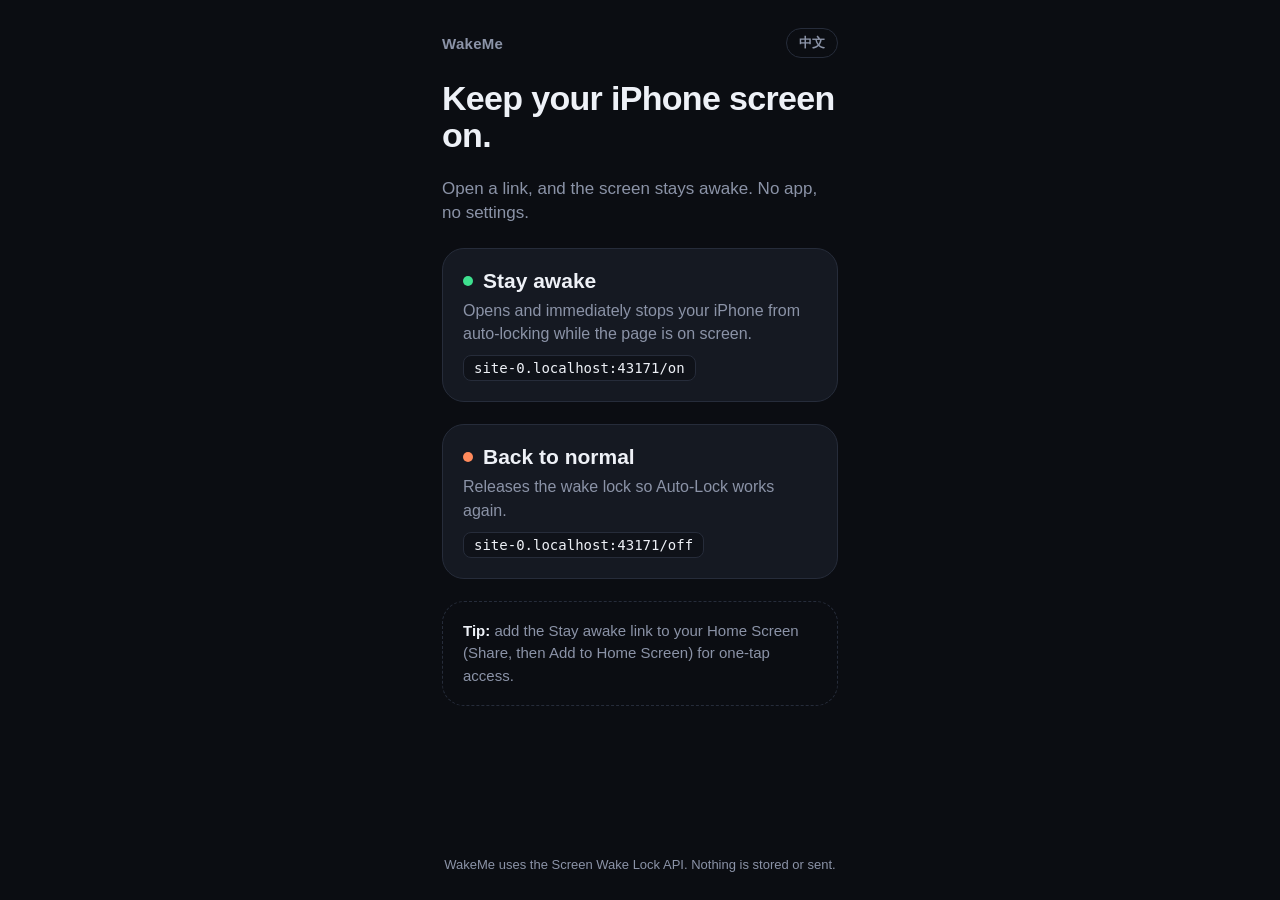
<file: index.html>
<!doctype html>
<html lang="en">
  <head>
    <meta charset="utf-8" />
    <meta name="viewport" content="width=device-width, initial-scale=1, viewport-fit=cover" />
    <meta name="theme-color" content="#0b0d12" />
    <meta name="apple-mobile-web-app-capable" content="yes" />
    <meta name="apple-mobile-web-app-status-bar-style" content="black-translucent" />
    <link rel="icon" href="/assets/icon.svg" type="image/svg+xml" />
    <link rel="apple-touch-icon" href="/assets/apple-touch-icon.png" />
    <link rel="stylesheet" href="/assets/style.css" />
    <title>WakeMe – keep your iPhone screen on</title>
    <meta name="description" content="Open a link and your iPhone stops auto-locking. /on keeps the screen awake, /off turns it back to normal." />
  </head>
  <body>
    <main>
      <header class="brand">
        <a href="/">WakeMe</a>
        <button class="lang" type="button" data-i18n="brand.toggle">中文</button>
      </header>
      <h1 data-i18n="home.title">Keep your iPhone screen on.</h1>
      <p class="lead" data-i18n="home.lead"></p>
      <a class="card on" href="/on">
        <h2 data-i18n="home.on.title">Stay awake</h2>
        <p data-i18n="home.on.body"></p>
        <span class="url" data-host>/on</span>
      </a>
      <a class="card off" href="/off">
        <h2 data-i18n="home.off.title">Back to normal</h2>
        <p data-i18n="home.off.body"></p>
        <span class="url" data-host>/off</span>
      </a>
      <p class="tips" data-i18n="home.tip"></p>
      <footer data-i18n="footer"></footer>
    </main>
    <script type="module">
      import { setupLangToggle } from "/assets/i18n.js";
      setupLangToggle();
      for (const el of document.querySelectorAll("[data-host]")) el.textContent = location.host + el.textContent;
    </script>
  </body>
</html>
</file>
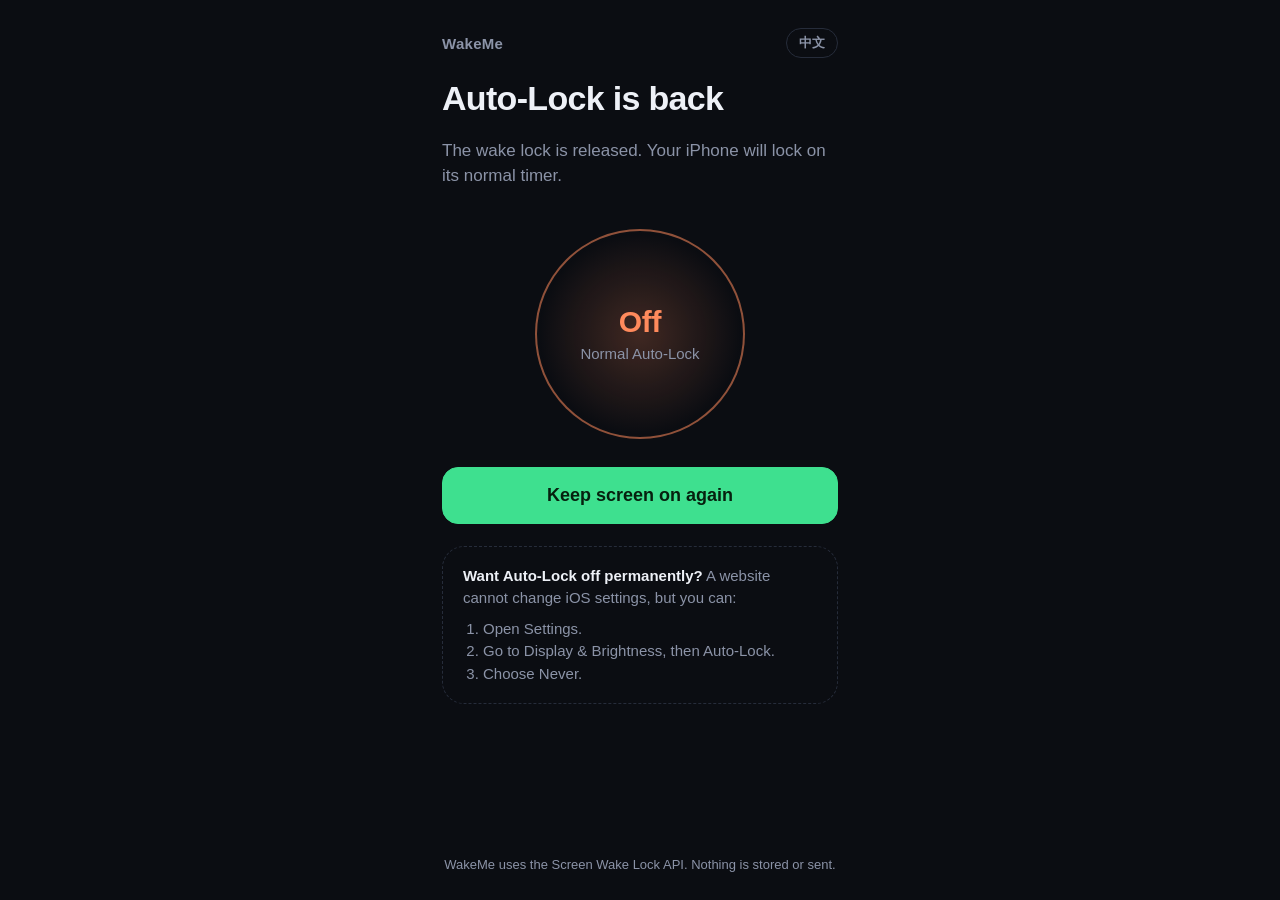
<file: off.html>
<!doctype html>
<html lang="en">
  <head>
    <meta charset="utf-8" />
    <meta name="viewport" content="width=device-width, initial-scale=1, viewport-fit=cover" />
    <meta name="theme-color" content="#0b0d12" />
    <meta name="apple-mobile-web-app-capable" content="yes" />
    <meta name="apple-mobile-web-app-status-bar-style" content="black-translucent" />
    <link rel="icon" href="/assets/icon.svg" type="image/svg+xml" />
    <link rel="apple-touch-icon" href="/assets/apple-touch-icon.png" />
    <link rel="stylesheet" href="/assets/style.css" />
    <title>Auto-Lock on – WakeMe</title>
  </head>
  <body data-state="off">
    <main>
      <header class="brand">
        <a href="/">WakeMe</a>
        <button class="lang" type="button" data-i18n="brand.toggle">中文</button>
      </header>
      <h1 data-i18n="off.title">Auto-Lock is back</h1>
      <p class="lead" data-i18n="off.lead"></p>
      <div class="orb-wrap" role="status">
        <div class="orb"><div><strong data-i18n="off.state">Off</strong><span data-i18n="off.stateHint"></span></div></div>
      </div>
      <a class="btn primary" href="/on" data-i18n="off.again">Keep screen on again</a>
      <p class="tips" data-i18n="off.forever"></p>
      <footer data-i18n="footer"></footer>
    </main>
    <script type="module">
      import { setupLangToggle } from "/assets/i18n.js";
      // No release call needed: a wake lock belongs to the page that requested it,
      // so navigating here from /on (or opening this URL) already dropped it.
      setupLangToggle();
    </script>
  </body>
</html>
</file>
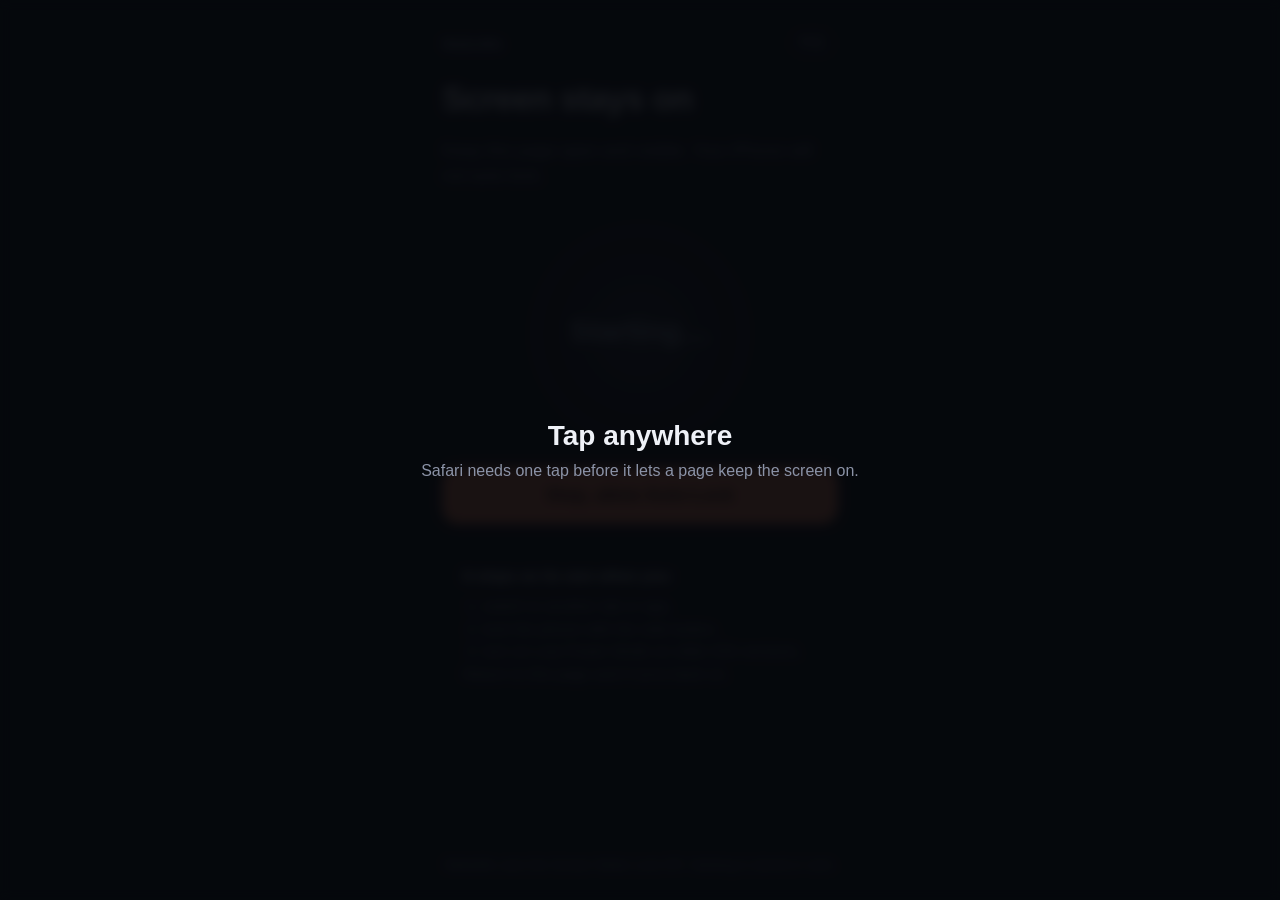
<file: on.html>
<!doctype html>
<html lang="en">
  <head>
    <meta charset="utf-8" />
    <meta name="viewport" content="width=device-width, initial-scale=1, viewport-fit=cover" />
    <meta name="theme-color" content="#0b0d12" />
    <meta name="apple-mobile-web-app-capable" content="yes" />
    <meta name="apple-mobile-web-app-status-bar-style" content="black-translucent" />
    <link rel="icon" href="/assets/icon.svg" type="image/svg+xml" />
    <link rel="apple-touch-icon" href="/assets/apple-touch-icon.png" />
    <link rel="stylesheet" href="/assets/style.css" />
    <title>Awake – WakeMe</title>
    <meta name="apple-mobile-web-app-title" content="Stay Awake" />
  </head>
  <body data-state="starting">
    <main>
      <header class="brand">
        <a href="/">WakeMe</a>
        <button class="lang" type="button" data-i18n="brand.toggle">中文</button>
      </header>
      <h1 data-i18n="on.title">Screen stays on</h1>
      <p class="lead" data-i18n="on.lead"></p>
      <div class="orb-wrap" role="status" aria-live="polite">
        <div class="orb"><div><strong id="state">Starting…</strong><span id="hint"></span></div></div>
      </div>
      <a class="btn warm" id="stop" href="/off" data-i18n="on.stop">Stop, allow Auto-Lock</a>
      <p class="tips" data-i18n="on.rules"></p>
      <footer data-i18n="footer"></footer>
    </main>
    <button class="tap" type="button">
      <div><strong data-i18n="on.tapTitle">Tap anywhere</strong><span data-i18n="on.tapBody"></span></div>
    </button>
    <script type="module" src="/assets/wake.js"></script>
  </body>
</html>
</file>
<file: assets/style.css>
:root {
  --bg: #0b0d12;
  --panel: #151922;
  --line: #262c3a;
  --text: #eef1f7;
  --muted: #8b93a7;
  --on: #3ee08f;
  --off: #ff8a5c;
  --radius: 22px;
  color-scheme: dark;
}

* {
  box-sizing: border-box;
}

html,
body {
  margin: 0;
  min-height: 100%;
  background: var(--bg);
  color: var(--text);
  font-family:
    -apple-system, BlinkMacSystemFont, "SF Pro Text", "PingFang SC", "Helvetica Neue", sans-serif;
  -webkit-font-smoothing: antialiased;
  -webkit-tap-highlight-color: transparent;
}

main {
  max-width: 440px;
  margin: 0 auto;
  padding: calc(env(safe-area-inset-top) + 28px) 22px calc(env(safe-area-inset-bottom) + 28px);
  display: flex;
  flex-direction: column;
  gap: 22px;
  min-height: 100svh;
}

header.brand {
  display: flex;
  align-items: center;
  justify-content: space-between;
  font-weight: 600;
  letter-spacing: 0.02em;
  color: var(--muted);
  font-size: 15px;
}

header.brand a {
  color: inherit;
  text-decoration: none;
}

.lang {
  background: none;
  border: 1px solid var(--line);
  color: var(--muted);
  border-radius: 999px;
  padding: 5px 12px;
  font: inherit;
  font-size: 13px;
}

h1 {
  font-size: 34px;
  line-height: 1.1;
  margin: 0;
  letter-spacing: -0.02em;
}

p.lead {
  margin: 0;
  color: var(--muted);
  font-size: 17px;
  line-height: 1.45;
}

/* Status orb */
.orb-wrap {
  display: grid;
  place-items: center;
  padding: 18px 0 6px;
}

.orb {
  --c: var(--muted);
  width: 210px;
  height: 210px;
  border-radius: 50%;
  display: grid;
  place-items: center;
  text-align: center;
  border: 2px solid color-mix(in srgb, var(--c) 55%, transparent);
  background: radial-gradient(circle, color-mix(in srgb, var(--c) 22%, transparent) 0%, transparent 70%);
  transition:
    border-color 0.4s,
    background 0.4s;
}

.orb strong {
  display: block;
  font-size: 30px;
  color: var(--c);
  letter-spacing: -0.01em;
}

.orb span {
  display: block;
  margin-top: 6px;
  color: var(--muted);
  font-size: 15px;
  font-variant-numeric: tabular-nums;
}

[data-state="awake"] .orb {
  --c: var(--on);
  animation: breathe 3.2s ease-in-out infinite;
}

[data-state="off"] .orb {
  --c: var(--off);
}

@keyframes breathe {
  50% {
    box-shadow: 0 0 60px color-mix(in srgb, var(--on) 35%, transparent);
  }
}

/* Buttons and cards */
.btn {
  display: block;
  width: 100%;
  text-align: center;
  text-decoration: none;
  font: inherit;
  font-size: 18px;
  font-weight: 600;
  padding: 17px 20px;
  border-radius: 16px;
  border: 1px solid var(--line);
  background: var(--panel);
  color: var(--text);
  cursor: pointer;
}

.btn.primary {
  background: var(--on);
  border-color: var(--on);
  color: #06210f;
}

.btn.warm {
  background: var(--off);
  border-color: var(--off);
  color: #2a0d02;
}

.card {
  display: block;
  text-decoration: none;
  color: inherit;
  background: var(--panel);
  border: 1px solid var(--line);
  border-radius: var(--radius);
  padding: 20px;
}

.card h2 {
  margin: 0 0 6px;
  font-size: 21px;
  display: flex;
  align-items: center;
  gap: 10px;
}

.card h2::before {
  content: "";
  width: 10px;
  height: 10px;
  border-radius: 50%;
  background: var(--dot, var(--muted));
}

.card.on {
  --dot: var(--on);
}

.card.off {
  --dot: var(--off);
}

.card p {
  margin: 0;
  color: var(--muted);
  line-height: 1.45;
}

.card code,
.url {
  font-family: ui-monospace, "SF Mono", Menlo, monospace;
  font-size: 14px;
  color: var(--text);
}

.url {
  display: inline-block;
  margin-top: 10px;
  padding: 4px 10px;
  border-radius: 8px;
  background: #0f1219;
  border: 1px solid var(--line);
}

.tips {
  margin: 0;
  padding: 18px 20px;
  border-radius: var(--radius);
  border: 1px dashed var(--line);
  color: var(--muted);
  font-size: 15px;
  line-height: 1.5;
}

.tips strong {
  color: var(--text);
}

.tips ol {
  margin: 8px 0 0;
  padding-left: 20px;
}

footer {
  margin-top: auto;
  color: var(--muted);
  font-size: 13px;
  text-align: center;
}

/* Tap-to-start overlay for when the browser needs a user gesture */
.tap {
  position: fixed;
  inset: 0;
  display: none;
  place-items: center;
  background: rgba(6, 8, 12, 0.92);
  backdrop-filter: blur(6px);
  -webkit-backdrop-filter: blur(6px);
  z-index: 10;
  border: 0;
  color: var(--text);
  font: inherit;
  padding: 30px;
}

[data-state="needs-tap"] .tap {
  display: grid;
}

.tap div {
  text-align: center;
}

.tap strong {
  display: block;
  font-size: 28px;
  margin-bottom: 10px;
}

.tap span {
  color: var(--muted);
  font-size: 16px;
}

video.keepalive {
  position: fixed;
  width: 1px;
  height: 1px;
  opacity: 0.01;
  pointer-events: none;
  bottom: 0;
  right: 0;
}
</file>
